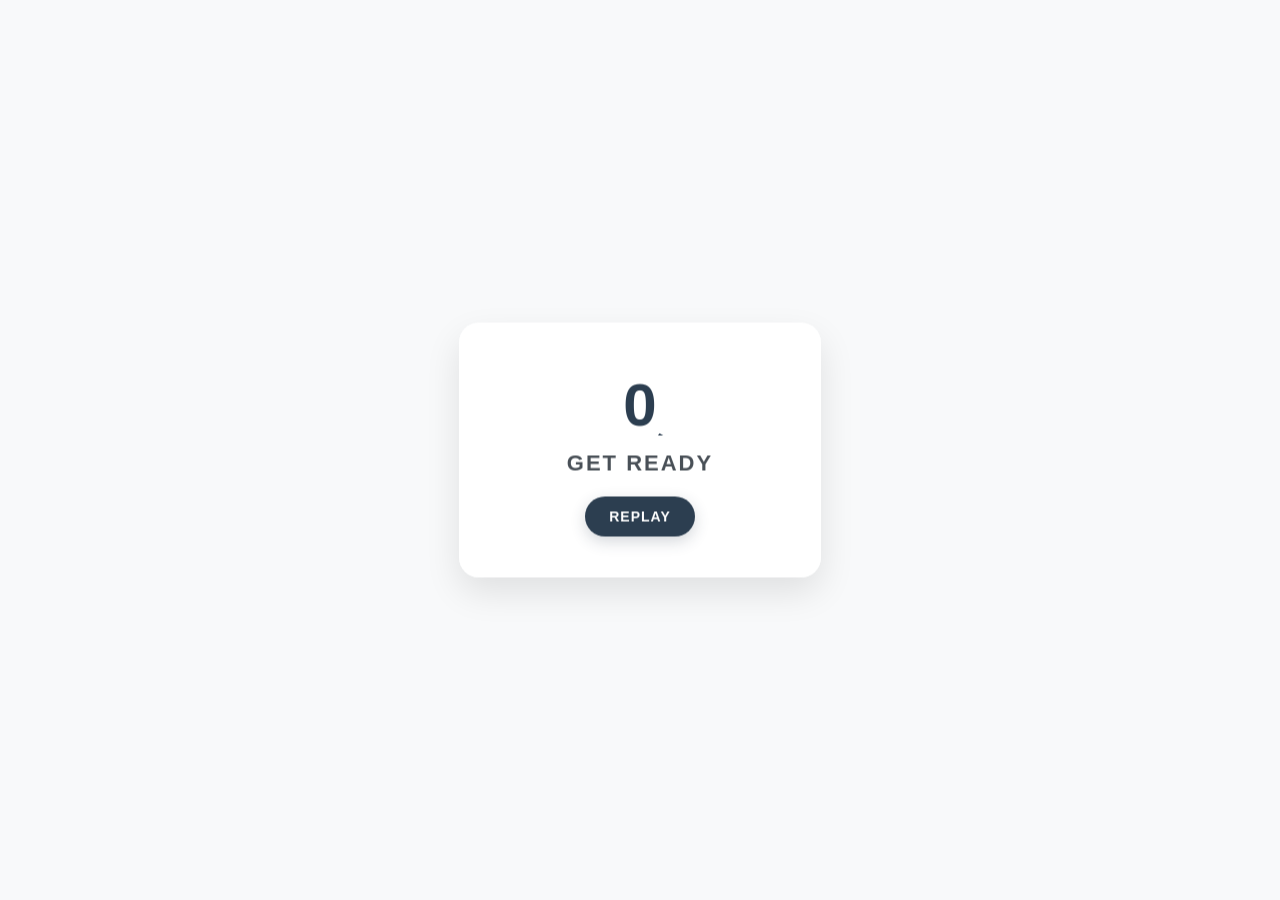
<file: Animated countdown/index.html>
<!DOCTYPE html>
<html lang="en">
  <head>
    <meta charset="UTF-8" />
    <meta name="viewport" content="width=device-width, initial-scale=1.0" />
    <link rel="stylesheet" href="style.css" />
    <title>Animated countdown</title>
  </head>
  <body>
    <div class="counter">
      <div class="nums">
        <span class="in">3</span>
        <span>2</span>
        <span>1</span>
        <span>0</span>
      </div>
      <h4>Get Ready</h4>
      <button id="replay">Replay</button>
    </div>

    <div class="final">
      <h1>GO</h1>
      <button id="replay2">Replay</button>

    </div>
    <script src="script.js"></script>
  </body>
</html>
</file>
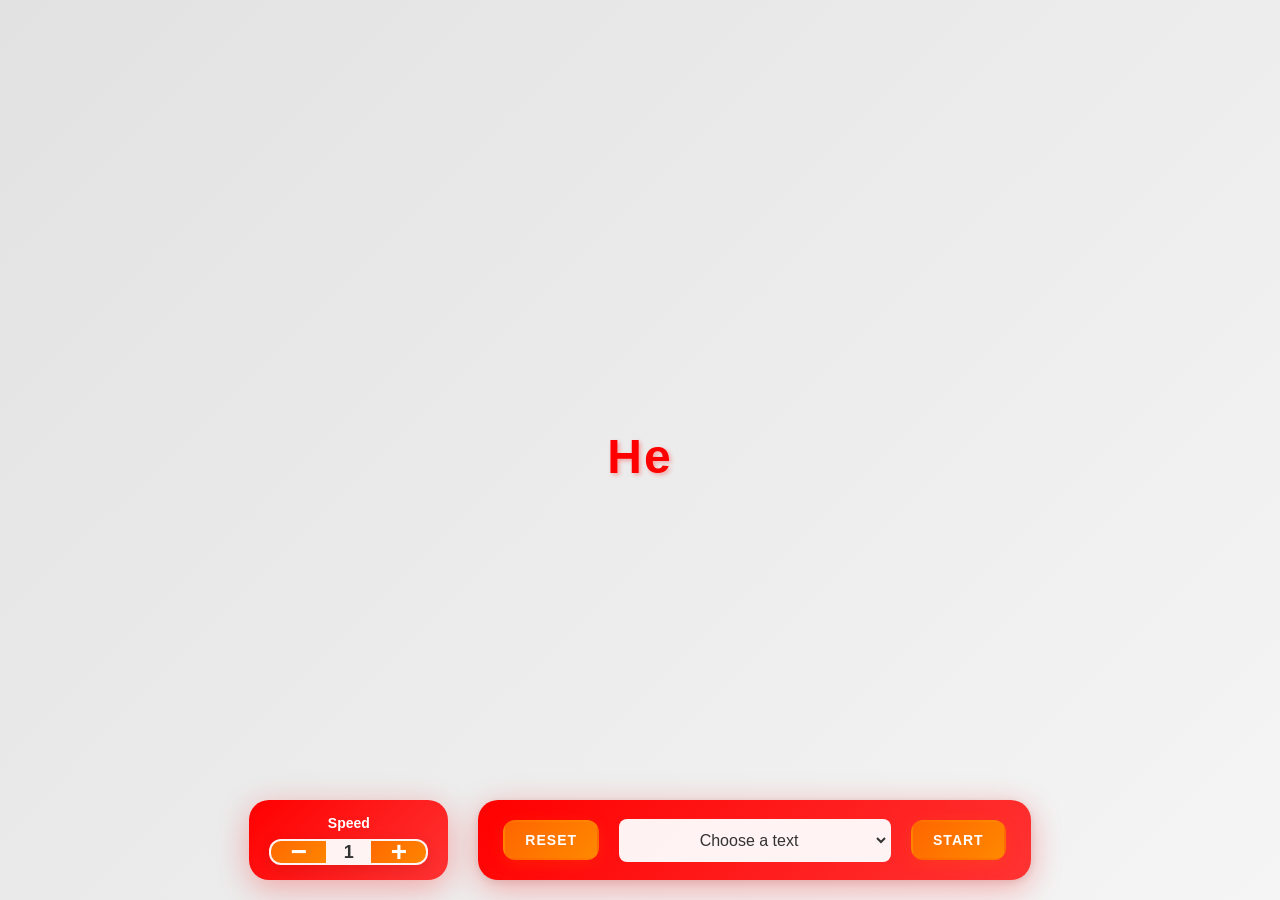
<file: Auto text effect/index.html>
<!DOCTYPE html>
<html lang="en">
  <head>
    <meta charset="UTF-8" />
    <meta name="viewport" content="width=device-width, initial-scale=1.0" />
    <link rel="stylesheet" href="style.css" />
    <title>Auto text effect</title>
  </head>
  <body>
    <h1 id="text">Starting...</h1>
    <div class="main-container">
      <div class="speed-container">
        <label for="speed">Speed</label>
        <div class="speed-control">
          <button class="speed-btn minus" type="button">−</button>
          <span id="speed">1</span>
          <button class="speed-btn plus" type="button">+</button>
        </div>
      </div>

      <div class="controls-container">
        <button id="reset">Reset</button>
        <select id="textSelector">
          <option value="" disabled selected>Choose a text</option>
          <option value="Hello world">Hello world</option>
          <option value="Have a great day">Have a great day</option>
          <option value="Coding is fun">Coding is fun</option>
          <option value="Learning to program">Learning to program</option>
          <option value="JavaScript is awesome">JavaScript is awesome</option>
          <option value="Web development is enjoyable">Web development is enjoyable</option>
        </select>
        <button id="start">Start</button>
      </div>
    </div>

    <script src="script.js"></script>
  </body>
</html>
</file>
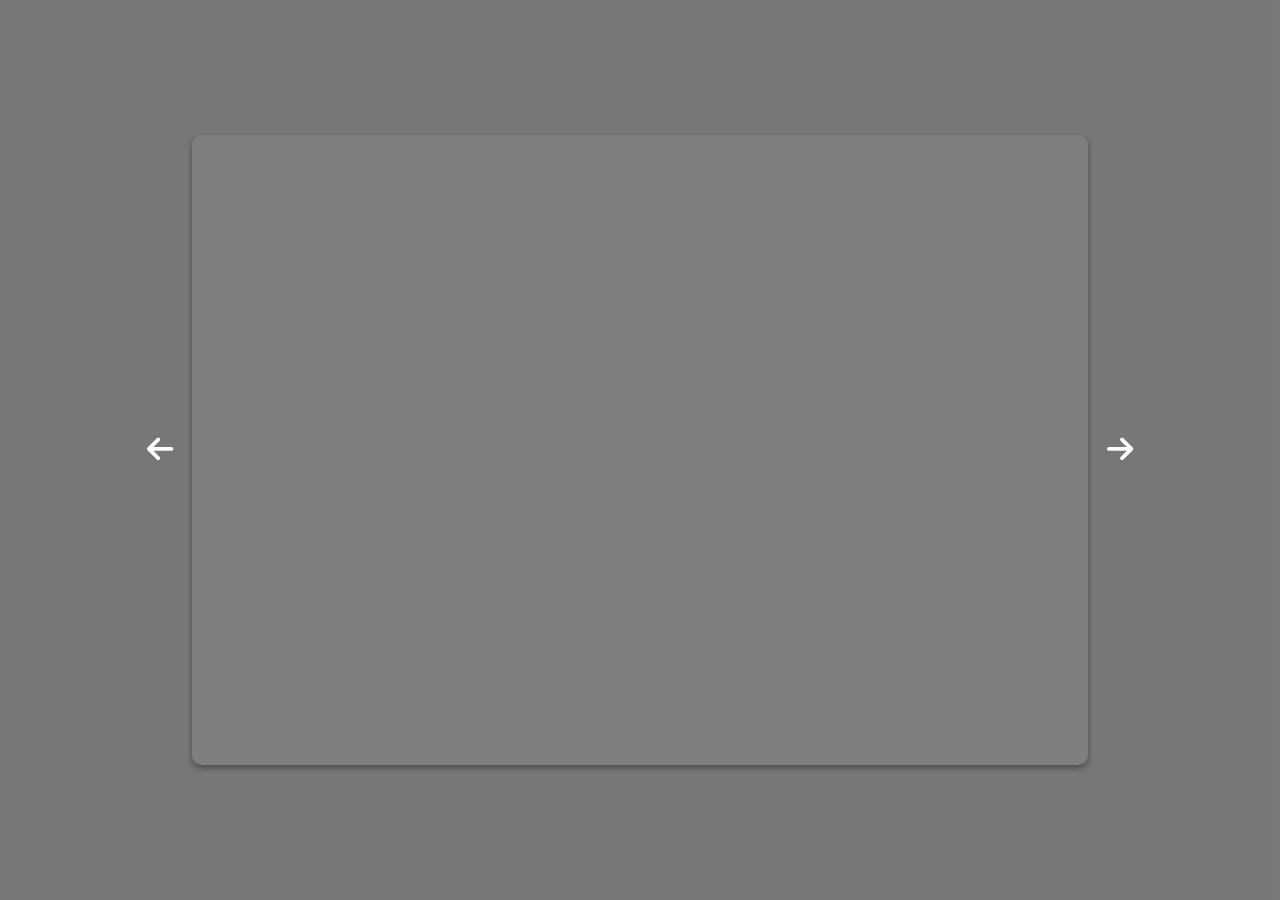
<file: Background slider/index.html>
<!DOCTYPE html>
<html lang="en">
  <head>
    <meta charset="UTF-8" />
    <meta name="viewport" content="width=device-width, initial-scale=1.0" />
    <link rel="stylesheet" href="style.css" />
    <!-- Font Awesome for arrows -->
    <link
      rel="stylesheet"
      href="https://cdnjs.cloudflare.com/ajax/libs/font-awesome/6.4.0/css/all.min.css"
    />
    <title>Background slider</title>
  </head>
  <body>
    <div class="slider-container">
      <div
        class="slide-active"
        style="
          background-image: url('https://images.unsplash.com/photo-1506905925346-21bda4d32df4?ixlib=rb-4.0.3&ixid=M3wxMjA3fDB8MHxwaG90by1wYWdlfHx8fGVufDB8fHx8fA%3D%3D&auto=format&fit=crop&w=2070&q=80');
        "
      ></div>
      <div
        class="slide"
        style="
          background-image: url('https://images.unsplash.com/photo-1469474968028-56623f02e42e?ixlib=rb-4.0.3&ixid=M3wxMjA3fDB8MHxwaG90by1wYWdlfHx8fGVufDB8fHx8fA%3D%3D&auto=format&fit=crop&w=2070&q=80');
        "
      ></div>
      <div
        class="slide"
        style="
          background-image: url('https://images.unsplash.com/photo-1441974231531-c6227db76b6e?ixlib=rb-4.0.3&ixid=M3wxMjA3fDB8MHxwaG90by1wYWdlfHx8fGVufDB8fHx8fA%3D%3D&auto=format&fit=crop&w=2071&q=80');
        "
      ></div>
      <div
        class="slide"
        style="
          background-image: url('https://images.unsplash.com/photo-1506905925346-21bda4d32df4?ixlib=rb-4.0.3&ixid=M3wxMjA3fDB8MHxwaG90by1wYWdlfHx8fGVufDB8fHx8fA%3D%3D&auto=format&fit=crop&w=2070&q=80');
        "
      ></div>
      <div
        class="slide"
        style="
          background-image: url('https://images.unsplash.com/photo-1501594907352-04cda38ebc29?ixlib=rb-4.0.3&ixid=M3wxMjA3fDB8MHxwaG90by1wYWdlfHx8fGVufDB8fHx8fA%3D%3D&auto=format&fit=crop&w=2070&q=80');
        "
      ></div>
      <div
        class="slide"
        style="
          background-image: url('https://images.unsplash.com/photo-1518837695005-2083093ee35b?ixlib=rb-4.0.3&ixid=M3wxMjA3fDB8MHxwaG90by1wYWdlfHx8fGVufDB8fHx8fA%3D%3D&auto=format&fit=crop&w=2070&q=80');
        "
      ></div>
      <div
        class="slide"
        style="
          background-image: url('https://images.unsplash.com/photo-1506905925346-21bda4d32df4?ixlib=rb-4.0.3&ixid=M3wxMjA3fDB8MHxwaG90by1wYWdlfHx8fGVufDB8fHx8fA%3D%3D&auto=format&fit=crop&w=2070&q=80');
        "
      ></div>
      <div
        class="slide"
        style="
          background-image: url('https://images.unsplash.com/photo-1447752875215-b2761acb3c5d?ixlib=rb-4.0.3&ixid=M3wxMjA3fDB8MHxwaG90by1wYWdlfHx8fGVufDB8fHx8fA%3D%3D&auto=format&fit=crop&w=2070&q=80');
        "
      ></div>
      <div
        class="slide"
        style="
          background-image: url('https://images.unsplash.com/photo-1506905925346-21bda4d32df4?ixlib=rb-4.0.3&ixid=M3wxMjA3fDB8MHxwaG90by1wYWdlfHx8fGVufDB8fHx8fA%3D%3D&auto=format&fit=crop&w=2070&q=80');
        "
      ></div>
      <div
        class="slide"
        style="
          background-image: url('https://images.unsplash.com/photo-1506905925346-21bda4d32df4?ixlib=rb-4.0.3&ixid=M3wxMjA3fDB8MHxwaG90by1wYWdlfHx8fGVufDB8fHx8fA%3D%3D&auto=format&fit=crop&w=2070&q=80');
        "
      ></div>
    </div>
    <button class="arrow left" id="left-arrow">
      <i class="fas fa-arrow-left"></i>
    </button>
    <button class="arrow right" id="right-arrow">
      <i class="fas fa-arrow-right"></i>
    </button>

    <script src="script.js"></script>
  </body>
</html>
</file>
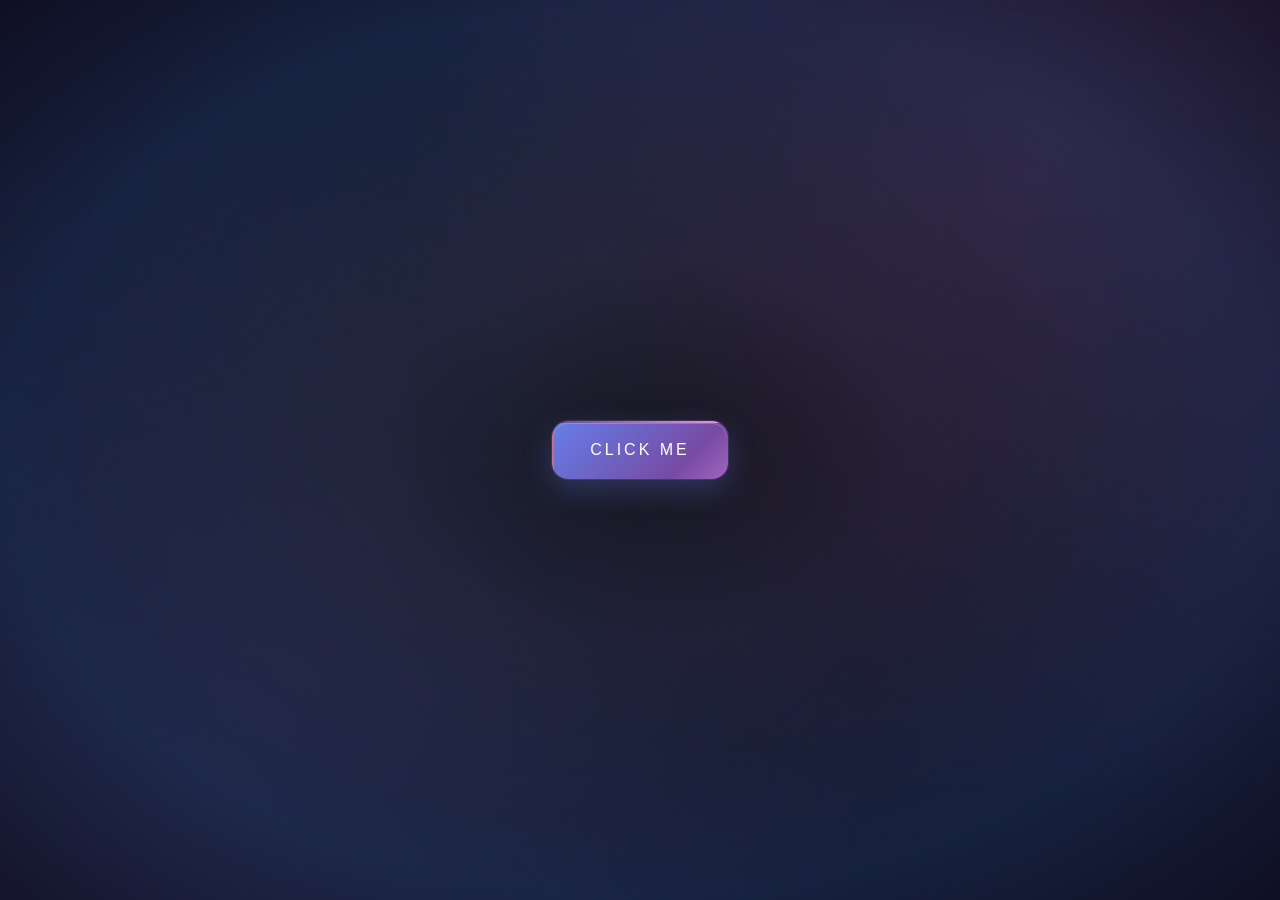
<file: Button ripple effect/index.html>
<!DOCTYPE html>
<html lang="en">
  <head>
    <meta charset="UTF-8" />
    <meta name="viewport" content="width=device-width, initial-scale=1.0" />
    <link rel="stylesheet" href="style.css" />
    <title>Button ripple effect</title>
  </head>
  <body>
    <button class="ripple">
      Click me
    </button>

    <script src="script.js"></script>
  </body>
</html>
</file>
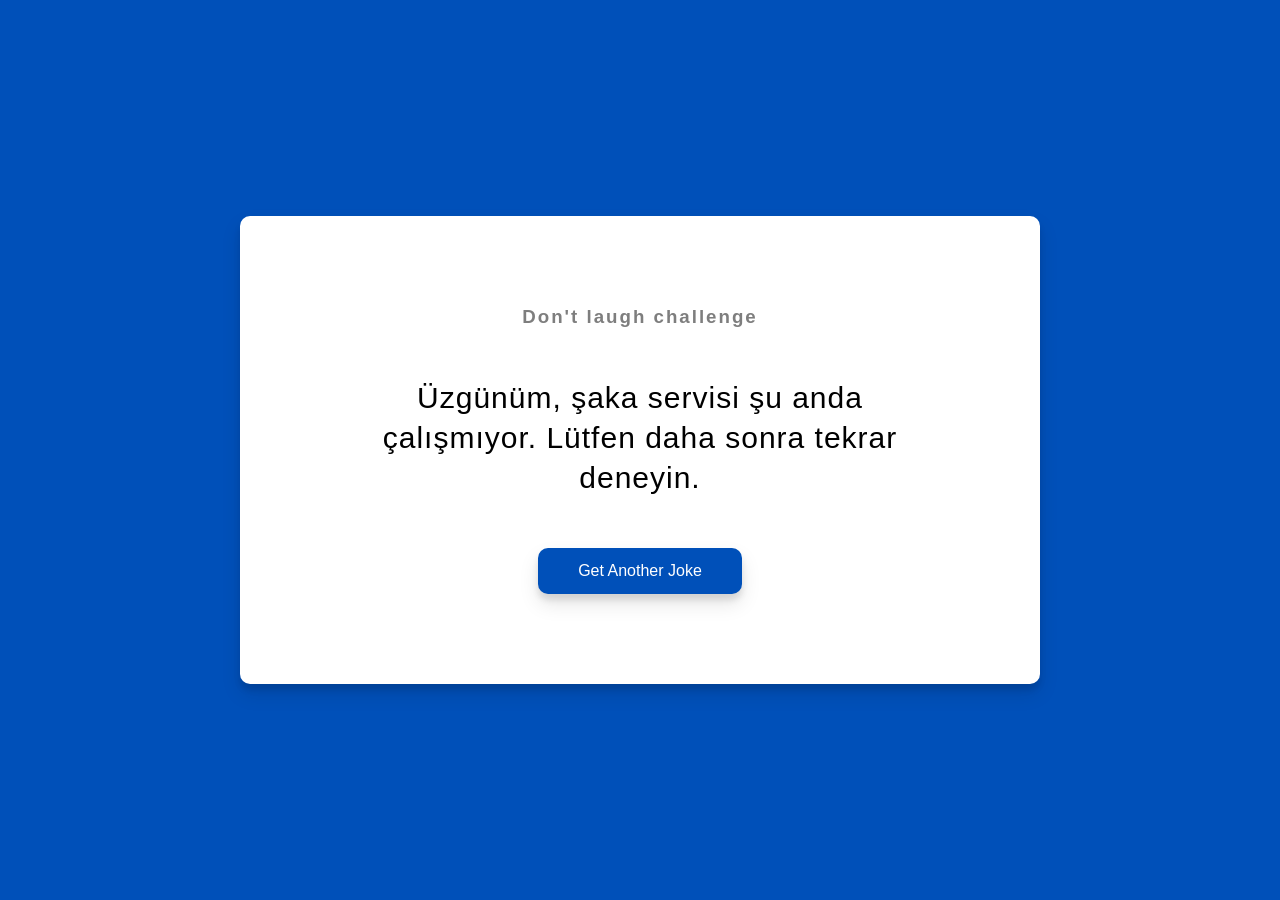
<file: Dad jokes/index.html>
<!DOCTYPE html>
<html lang="en">
  <head>
    <meta charset="UTF-8" />
    <meta name="viewport" content="width=device-width, initial-scale=1.0" />
    <link rel="stylesheet" href="style.css" />
    <title>Dad jokes</title>
  </head>
  <body>
    <div class="container">
      <h3>Don't laugh challenge</h3>
      <div id="joke" class="joke">// Joke goes here</div>
      <button id="jokeBtn" class="btn">Get Another Joke</button>
    </div>
    <script src="script.js"></script>
  </body>
</html>
</file>
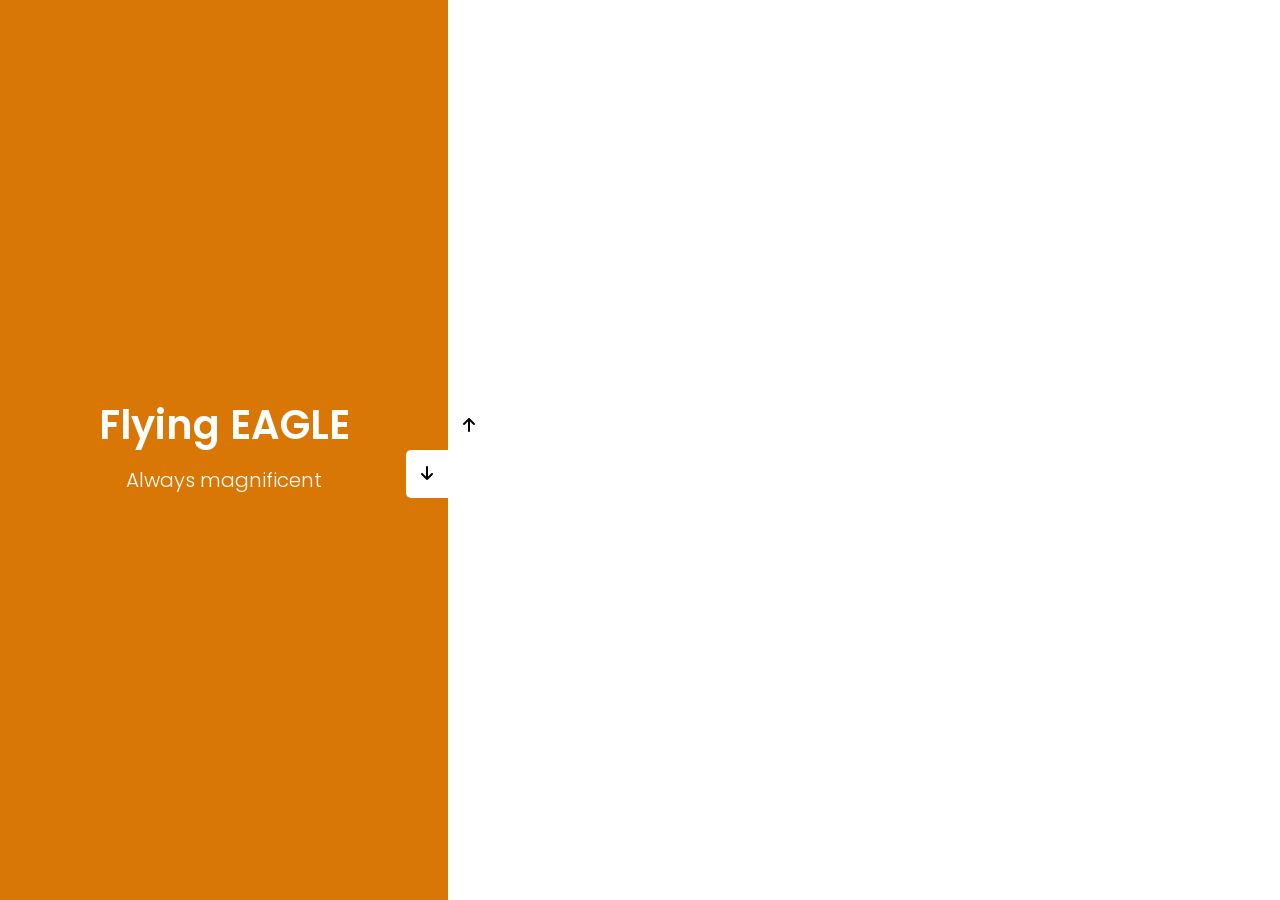
<file: Double vertical slider/index.html>
<!DOCTYPE html>
<html lang="en">
  <head>
    <meta charset="UTF-8" />
    <meta name="viewport" content="width=device-width, initial-scale=1.0" />
    <link
      rel="stylesheet"
      href="https://cdnjs.cloudflare.com/ajax/libs/font-awesome/6.4.0/css/all.min.css"
    />
    <link rel="preconnect" href="https://fonts.googleapis.com" />
    <link rel="preconnect" href="https://fonts.gstatic.com" crossorigin />
    <link
      href="https://fonts.googleapis.com/css2?family=Poppins:wght@300;400;600;700&display=swap"
      rel="stylesheet"
    />
    <link rel="stylesheet" href="style.css" />
    <title>Vertical Slider</title>
  </head>
  <body>
    <div class="slider-container">
      <div class="left-slide">
        <div style="background-color: #460075">
          <h1>Nature Flower</h1>
          <p>all in pink</p>
        </div>
        <div style="background-color: #1e40af">
          <h1>Blue Sky</h1>
          <p>with it's mountains</p>
        </div>
        <div style="background-color: #1f2937">
          <h1>Lonely Castle</h1>
          <p>in the wilderness</p>
        </div>
        <div style="background-color: #d97706">
          <h1>Flying EAGLE</h1>
          <p>Always magnificent</p>
        </div>
      </div>
      <div class="right-slide">
        <div
          style="
            background-image: url('https://images.unsplash.com/photo-1557401620-67270b61ea82?q=80&w=1170&auto=format&fit=crop&ixlib=rb-4.1.0&ixid=M3wxMjA3fDB8MHxwaG90by1wYWdlfHx8fGVufDB8fHx8fA%3D%3D');
          "
        ></div>
        <div
          style="
            background-image: url('https://images.unsplash.com/photo-1449452198679-05c7fd30f416?q=80&w=2070&auto=format&fit=crop&ixlib=rb-4.1.0&ixid=M3wxMjA3fDB8MHxwaG90by1wYWdlfHx8fGVufDB8fHx8fA%3D%3D');
          "
        ></div>
        <div
          style="
            background-image: url('https://images.unsplash.com/photo-1536250853075-e8504ee040b9?q=80&w=1170&auto=format&fit=crop&ixlib=rb-4.1.0&ixid=M3wxMjA3fDB8MHxwaG90by1wYWdlfHx8fGVufDB8fHx8fA%3D%3D');
          "
        ></div>
        <div
          style="
            background-image: url('https://images.unsplash.com/photo-1500220621438-7f1c548f639a?q=80&w=1170&auto=format&fit=crop&ixlib=rb-4.1.0&ixid=M3wxMjA3fDB8MHxwaG90by1wYWdlfHx8fGVufDB8fHx8fA%3D%3D');
          "
        ></div>
      </div>
      <div class="action-buttons">
        <button class="down-button">
          <i class="fas fa-arrow-down"></i>
        </button>
        <button class="up-button">
          <i class="fas fa-arrow-up"></i>
        </button>
      </div>
    </div>

    <script src="script.js"></script>
  </body>
</html>
</file>
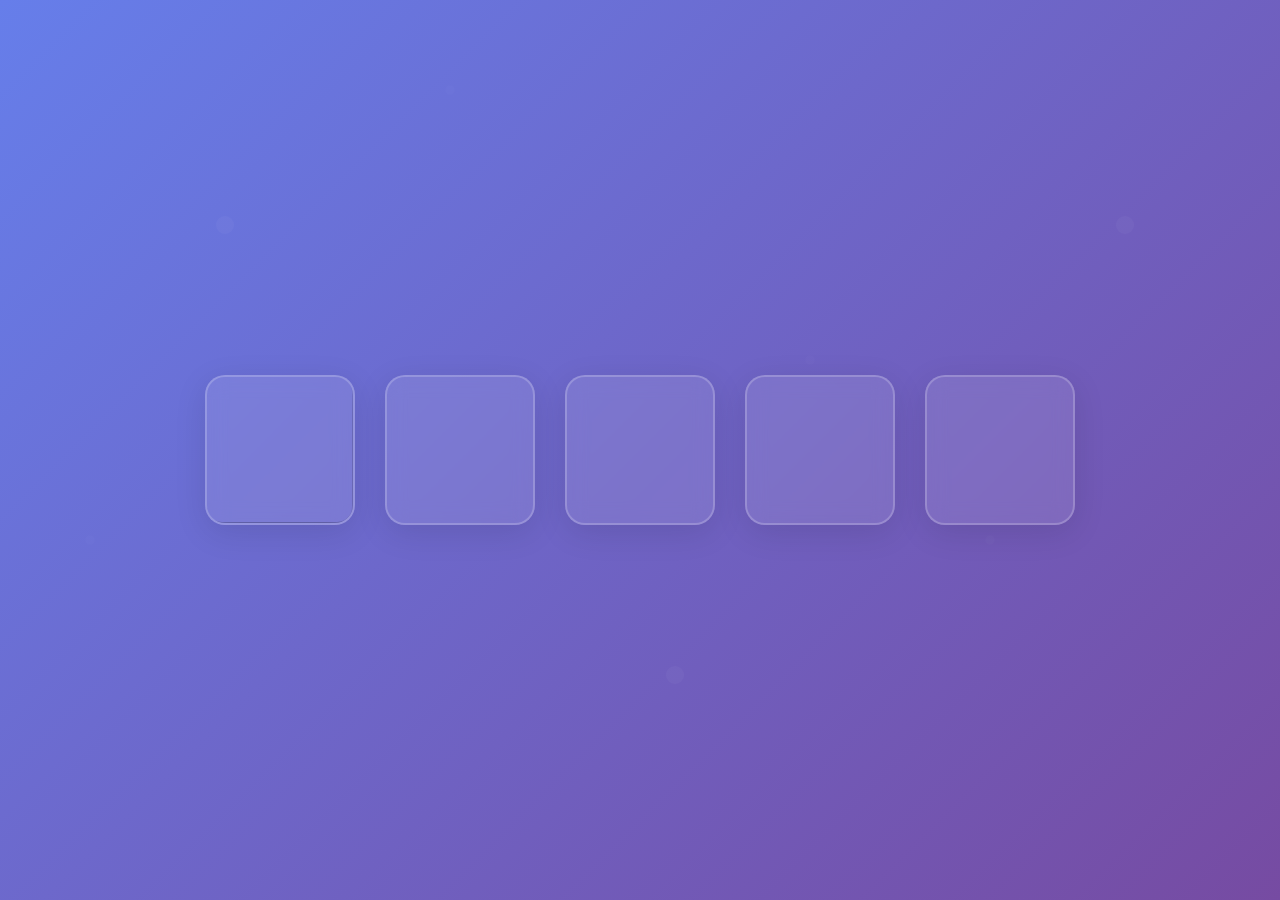
<file: Drag n drop/index.html>
<!DOCTYPE html>
<html lang="tr">
<head>
    <meta charset="UTF-8">
    <meta name="viewport" content="width=device-width, initial-scale=1.0">
    <title>Drag & Drop Oyunu</title>
    <link rel="stylesheet" href="style.css">
</head>
<body>
    <div class="empty">
        <div class="fill" draggable="true"></div>
    </div>
    <div class="empty"></div>
    <div class="empty"></div>
    <div class="empty"></div>
    <div class="empty"></div>

    <script src="script.js"></script>
</body>
</html>
</file>
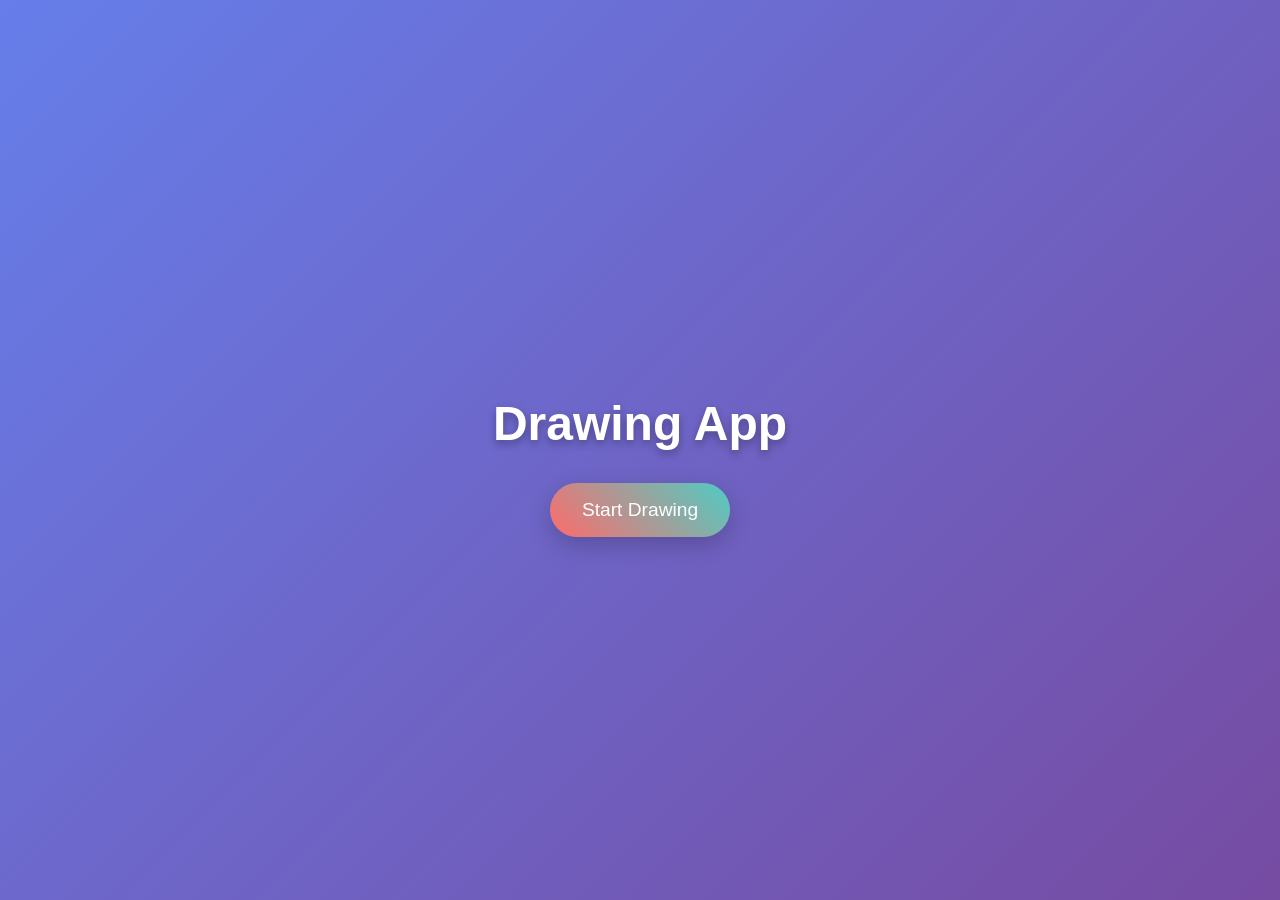
<file: Drawing app/index.html>
<!DOCTYPE html>
<html lang="en">
  <head>
    <meta charset="UTF-8" />
    <meta name="viewport" content="width=device-width, initial-scale=1.0" />
    <link rel="stylesheet" href="style.css" />
    <title>Drawing App</title>
  </head>
  <body>
    <div class="welcome-screen" id="welcomeScreen">
      <h1>Drawing App</h1>
      <button id="startBtn" class="start-button">Start Drawing</button>
    </div>

    <div class="main-app" id="mainApp" style="display: none">
      <canvas id="canvas" width="1000" height="700"></canvas>
      <div class="toolbox">
        <button id="decrease">-</button>
        <span id="size">10</span>
        <button id="increase">+</button>
        <input type="color" name="color" id="color" />
        <button id="clear">Clear</button>
      </div>
    </div>
    <script src="script.js"></script>
  </body>
</html>
</file>
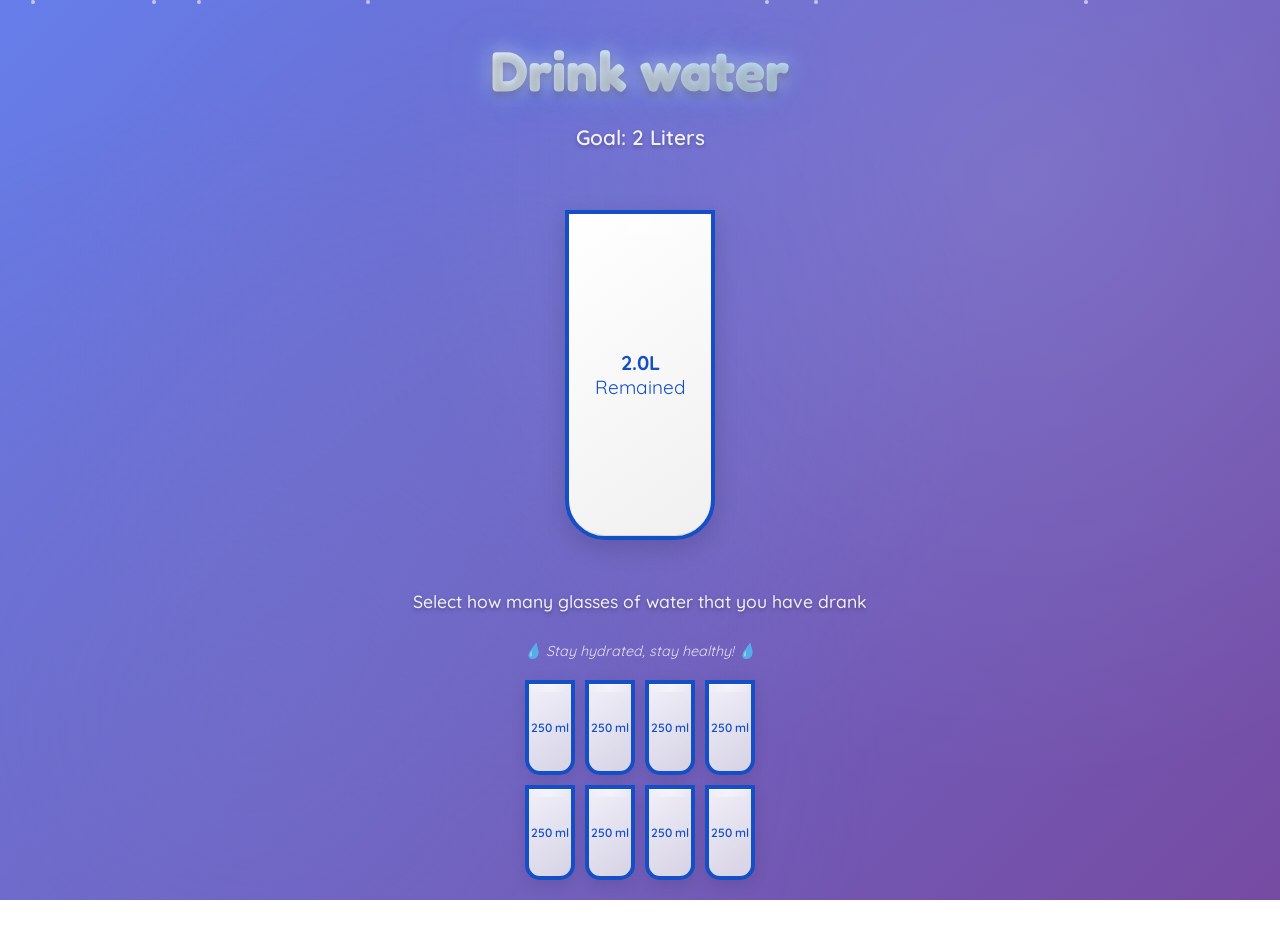
<file: Drink water/index.html>
<!DOCTYPE html>
<html lang="en">
<head>
    <meta charset="UTF-8">
    <meta name="viewport" content="width=device-width, initial-scale=1.0">
    <link rel="preconnect" href="https://fonts.googleapis.com">
    <link rel="preconnect" href="https://fonts.gstatic.com" crossorigin>
    <link href="https://fonts.googleapis.com/css2?family=Quicksand:wght@300;400;500;600;700&family=Fredoka:wght@300;400;500;600;700&display=swap" rel="stylesheet">
    <link rel="stylesheet" href="style.css">
    <title>Drink Water - Stay Hydrated</title>
</head>
<body>
    <div class="water-particles" id="particles"></div>
    <h1>Drink water</h1>
    <h3>Goal: 2 Liters</h3>
    <div class="cup">
        <div class="remained" id="remained">
            <span id="liters"></span>
            <small>Remained</small>
        </div>

        <div class="percentage" id="percentage">
        </div>
    </div>
    <p class="text">Select how many glasses of water that you have drank</p>
    <p class="motivation-text" id="motivation">💧 Stay hydrated, stay healthy! 💧</p>
    <div class="cups">
        <div class="cup cup-small">250 ml</div>
        <div class="cup cup-small">250 ml</div> 
        <div class="cup cup-small">250 ml</div>
        <div class="cup cup-small">250 ml</div> 
        <div class="cup cup-small">250 ml</div>
        <div class="cup cup-small">250 ml</div>
        <div class="cup cup-small">250 ml</div>
        <div class="cup cup-small">250 ml</div>
    <script src="script.js"></script>
</body>
</html>
</file>
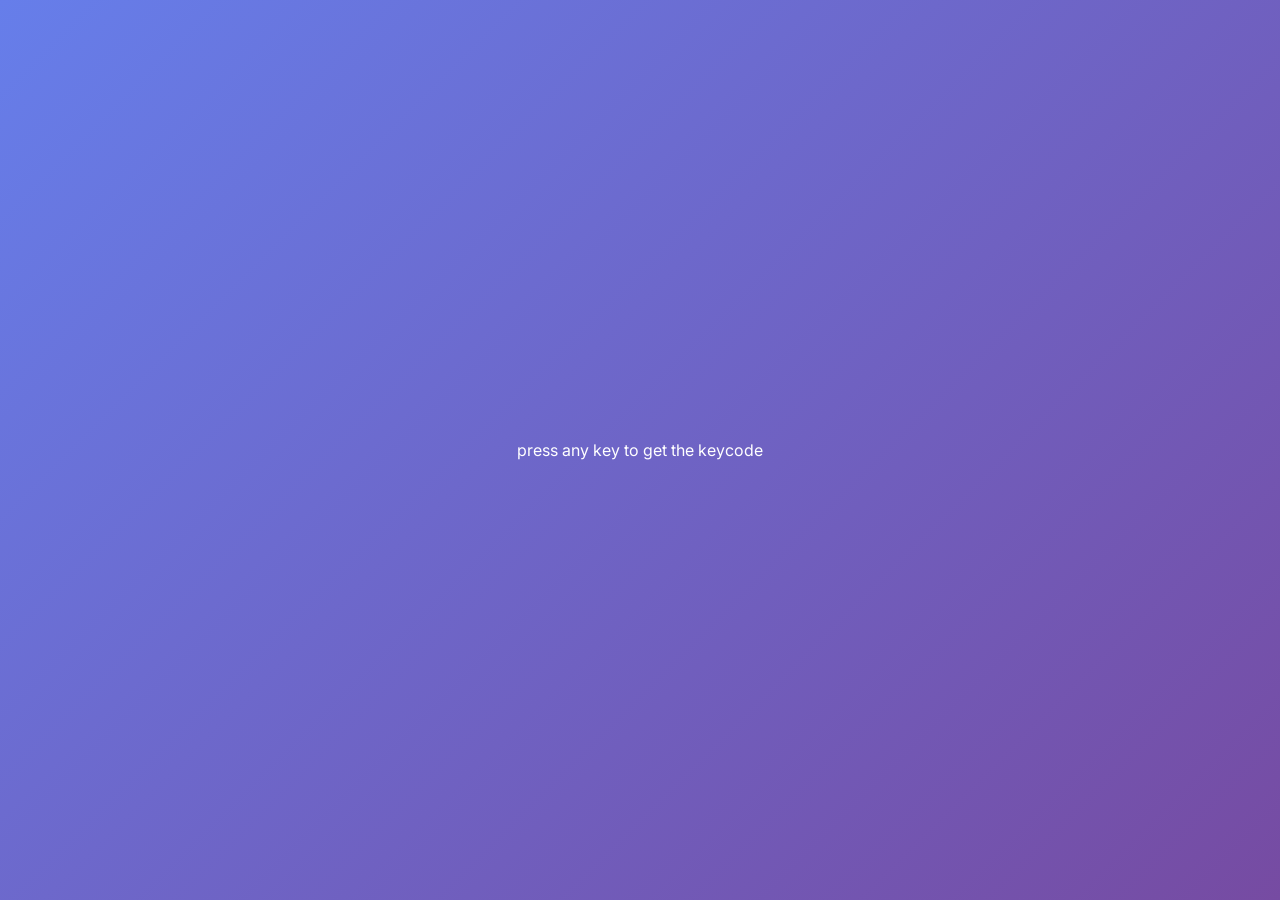
<file: Event keycodes/index.html>
<!DOCTYPE html>
<html lang="en">
  <head>
    <meta charset="UTF-8" />
    <meta name="viewport" content="width=device-width, initial-scale=1.0" />
    <link rel="preconnect" href="https://fonts.googleapis.com" />
    <link rel="preconnect" href="https://fonts.gstatic.com" crossorigin />
    <link
      href="https://fonts.googleapis.com/css2?family=Inter:wght@300;400;500;600;700&display=swap"
      rel="stylesheet"
    />
    <link rel="stylesheet" href="style.css" />
    <title>Event keycodes</title>
  </head>
  <body>
    <div id="insert">
      <div id="key">press any key to get the keycode</div>
    </div>

    <script src="script.js"></script>
  </body>
</html>
</file>
<file: Animated countdown/style.css>
* {
  box-sizing: border-box;
}

body {
  background-color: #f8f9fa;
  margin: 0;
  height: 100vh;
  overflow: hidden;
  font-family: 'Segoe UI', Tahoma, Geneva, Verdana, sans-serif;
}

h4{
    font-size: 22px;
    margin: 15px 0 5px 0;
    text-transform: uppercase;
    color: #495057;
    font-weight: 600;
    letter-spacing: 2px;
    transition: all 0.3s ease;
}

h4:hover {
    color: #343a40;
    transform: translateY(-2px);
}

.counter {
  position: fixed;
  top: 50%;
  left: 50%;
  transform: translate(-50%, -50%);
  text-align: center;
  background: rgba(255, 255, 255, 0.9);
  padding: 40px;
  border-radius: 20px;
  box-shadow: 0 15px 35px rgba(0, 0, 0, 0.1);
  backdrop-filter: blur(10px);
  border: 1px solid rgba(255, 255, 255, 0.2);
  transition: all 0.3s ease;
}

.counter:hover {
  transform: translate(-50%, -50%) scale(1.02);
  box-shadow: 0 20px 40px rgba(0, 0, 0, 0.15);
}

.counter.hide {
  transform: translate(-50%, -50%) scale(0);
  animation: hide 0.2s ease-out;
}

@keyframes hide {
  0% {
    transform: translate(-50%, -50%) scale(1);
  }

  100% {
    transform: translate(-50%, -50%) scale(0);
  }
}

.final {
  position: fixed;
  top: 50%;
  left: 50%;
  transform: translate(-50%, -50%) scale(0);
  text-align: center;
  display: none;
  background: rgba(255, 255, 255, 0.95);
  padding: 50px;
  border-radius: 25px;
  box-shadow: 0 20px 50px rgba(0, 0, 0, 0.15);
  backdrop-filter: blur(15px);
  border: 1px solid rgba(255, 255, 255, 0.3);
}

.final.show {
  transform: translate(-50%, -50%) scale(1);
  animation: show 0.2s ease-out;
  display: block;
}

@keyframes show {
  0% {
    transform: translate(-50%, -50%) scale(0);
  }

  30% {
    transform: translate(-50%, -50%) scale(1.4);
  }

  100% {
    transform: translate(-50%, -50%) scale(1);
  }
}

.nums {
    color: #2c3e50;
    font-size: 60px;
    font-weight: 700;
    position: relative;
    overflow: hidden;
    width: 280px;
    height: 62px;
    margin: 10px 0;
    transition: all 0.3s ease;
}

.nums:hover {
    transform: scale(1.05);
}

.nums span{
    position: absolute;
    top: 50%;
    left: 50%;
    transform: translate(-50%, -50%) rotate(120deg);
    transform-origin: bottom center;
}

.nums span.in{

    transform: translate(-50%, -50%) rotate(0deg);
    animation: goIn 0.5s ease-in-out;
}

.nums span.out{
    animation: goOut 0.5s ease-in-out;
}


@keyframes goIn{
    0% {
        transform: translate(-50%, -50%) rotate(120deg);
    }
    30% {
        transform: translate(-50%, -50%) rotate(-20deg);
    }
 
    60%{
        transform: translate(-50%, -50%) rotate(10deg);
    }

    100% {
        transform: translate(-50%, -50%) rotate(0deg);
    }
}

@keyframes goOut{
    
    0% {
        transform: translate(-50%, -50%) rotate(0deg);
    }

    60%{
        transform: translate(-50%, -50%) rotate(20deg);
    }
    
    100% {
        transform: translate(-50%, -50%) rotate(-120deg);
    }
}

.final h1 {
    font-size: 80px;
    margin: 10px 0 20px 0;
    color: #2c3e50;
    font-weight: 800;
    letter-spacing: 3px;
    transition: all 0.3s ease;
    text-shadow: 0 2px 10px rgba(0, 0, 0, 0.1);
}

.final h1:hover {
    transform: scale(1.1) rotate(2deg);
    color: #34495e;
}

.final button {
    background-color: #2c3e50;
    color: white;
    border: none;
    padding: 15px 30px;
    font-size: 18px;
    border-radius: 50px;
    cursor: pointer;
    text-transform: uppercase;
    font-weight: 600;
    letter-spacing: 1px;
    transition: all 0.3s ease;
    box-shadow: 0 8px 25px rgba(44, 62, 80, 0.3);
    position: relative;
    overflow: hidden;
}

.final button:hover {
    background-color: #34495e;
    transform: translateY(-3px) scale(1.05);
    box-shadow: 0 15px 35px rgba(44, 62, 80, 0.4);
}

.final button:active {
    transform: translateY(-1px) scale(1.02);
}

.counter button {
    background-color: #2c3e50;
    color: white;
    border: none;
    padding: 12px 24px;
    font-size: 14px;
    border-radius: 25px;
    cursor: pointer;
    text-transform: uppercase;
    font-weight: 600;
    letter-spacing: 1px;
    margin-top: 15px;
    transition: all 0.3s ease;
    box-shadow: 0 5px 15px rgba(44, 62, 80, 0.2);
}

.counter button:hover {
    background-color: #34495e;
    transform: translateY(-2px) scale(1.05);
    box-shadow: 0 10px 25px rgba(44, 62, 80, 0.3);
}

.counter button:active {
    transform: translateY(0) scale(1.02);
}
</file>
<file: Auto text effect/style.css>
*{
    box-sizing: border-box;
}

body{
    display: flex;
    justify-content: center;
    align-items: center;
    height: 100vh;
    background: linear-gradient(135deg, #e2e2e2, #f5f5f5);
    color: #ff0000;
    font-family: Arial, sans-serif;
    font-size: 24px;
    font-weight: bold;
    text-align: center;
    overflow: hidden;
    margin: 0;
    padding: 0;
}

#text{
    text-shadow: 2px 2px 4px rgba(255,0,0,0.3);
    letter-spacing: 2px;
    transition: all 0.3s ease;
    margin-bottom: 20px;
}

.main-container{
    position: absolute;
    bottom: 20px;
    display: flex;
    gap: 30px;
    align-items: center;
    justify-content: center;
}

.speed-container{
    background: linear-gradient(135deg, #ff0000, #ff3333);
    padding: 15px 20px;
    font-size: 14px;
    display: flex;
    flex-direction: column;
    align-items: center;
    justify-content: center;
    gap: 8px;
    color: white;
    border-radius: 20px;
    box-shadow: 0 8px 32px rgba(255,0,0,0.3);
    transition: all 0.3s ease;
    height: 80px;
    min-width: 140px;
}

.controls-container {
  background: linear-gradient(135deg, #ff0000, #ff3333);
  padding: 15px 25px;
  font-size: 18px;
  display: flex;
  align-items: center;
  justify-content: center;
  gap: 20px;
  color: #ffffff;
  border-radius: 20px;
  backdrop-filter: blur(10px);
  box-shadow: 0 8px 32px rgba(255,0,0,0.3), 0 2px 8px rgba(0,0,0,0.1);
  transition: all 0.3s ease;
  height: 80px;
}

input {
  padding: 8px 12px;
  font-size: 16px;
  text-align: center;
  border-radius: 8px;
  border: 2px solid transparent;
  color: #333;
  background: rgba(255,255,255,0.9);
  transition: all 0.3s ease;
  font-weight: 500;
}

input:focus {
  outline: none;
  border-color: #ff6600;
  box-shadow: 0 0 0 3px rgba(255,102,0,0.2);
  transform: scale(1.02);
}


#textSelector {
  min-width: 200px;
  padding: 10px 15px;
  font-size: 16px;
  text-align: center;
  border-radius: 8px;
  border: 2px solid transparent;
  background: rgba(255,255,255,0.95);
  color: #333;
  cursor: pointer;
  transition: all 0.3s ease;
  font-weight: 500;
}

#textSelector:focus {
  outline: none;
  border-color: #ff6600;
  box-shadow: 0 0 0 3px rgba(255,102,0,0.2);
  transform: scale(1.02);
}

#start {
  padding: 10px 20px;
  border-radius: 12px;
  color: white;
  background: linear-gradient(135deg, #ff6600, #ff8800);
  cursor: pointer;
  border: 2px solid transparent;
  font-weight: 600;
  font-size: 14px;
  text-transform: uppercase;
  letter-spacing: 1px;
  box-shadow: 0 4px 15px rgba(255,102,0,0.2);
  transition: all 0.3s cubic-bezier(0.4, 0, 0.2, 1);
  transform-origin: center;
}

.speed-control {
  display: flex;
  align-items: center;
  justify-content: center;
  background: rgba(255,255,255,0.95);
  border-radius: 12px;
  border: 2px solid transparent;
  overflow: hidden;
  box-shadow: 0 4px 15px rgba(0,0,0,0.1);
  transition: all 0.3s ease;
}

.speed-control:hover {
  border-color: #ff6600;
  box-shadow: 0 0 0 3px rgba(255,102,0,0.2);
  transform: scale(1.02);
}

#speed {
  width: 45px;
  height: 40px;
  font-size: 18px;
  font-weight: 600;
  color: #333;
  display: flex;
  align-items: center;
  justify-content: center;
  background: transparent;
  cursor: default;
}

.speed-btn {
  width: 55px;
  height: 40px;
  border: none;
  background: linear-gradient(135deg, #ff6600, #ff8800);
  color: white;
  font-size: 28px;
  font-weight: bold;
  cursor: pointer;
  transition: all 0.2s ease;
  display: flex;
  align-items: center;
  justify-content: center;
  user-select: none;
  border-radius: 8px;
}

.speed-btn:hover {
  background: linear-gradient(135deg, #ff8800, #ffaa44);
  transform: scale(1.1);
}

.speed-btn:active {
  transform: scale(0.95);
}

.speed-btn.minus {
  border-radius: 0;
}

.speed-btn.plus {
  border-radius: 0;
}

#start:hover {
  background: linear-gradient(135deg, #ff8800, #ffaa44);
  color: white;
  transform: scale(1.05) translateY(-2px);
  box-shadow: 0 8px 25px rgba(255,136,0,0.4), 0 4px 15px rgba(0,0,0,0.2);
  border-color: #ff8800;
}


#reset:hover {
  background: linear-gradient(135deg, #ff6600, #ff9933);
  color: white;
  transform: scale(1.05) translateY(-2px);
  box-shadow: 0 8px 25px rgba(255,102,0,0.4), 0 4px 15px rgba(0,0,0,0.2);
  border-color: #ff6600;
}

/* Responsive Design */
@media (max-width: 768px) {
  body {
    font-size: 20px;
  }
  
  div {
    flex-direction: column;
    padding: 20px;
    gap: 15px;
    bottom: 10px;
    left: 10px;
    right: 10px;
    border-radius: 20px;
  }
  
  #textSelector {
    min-width: auto;
    width: 100%;
  }
  
  #speed {
    width: 100px;
  }
  
  #start, #reset {
    padding: 12px 24px;
    font-size: 16px;
  }
}

@media (max-width: 480px) {
  body {
    font-size: 18px;
  }
  
  div {
    padding: 15px;
    gap: 12px;
  }
  
  #start, #reset {
    padding: 10px 20px;
    font-size: 14px;
  }
}

#reset {
  padding: 10px 20px;
  border-radius: 12px;
  background: linear-gradient(135deg, #ff6600, #ff8800);
  color: white;
  cursor: pointer;
  border: 2px solid transparent;
  font-weight: 600;
  font-size: 14px;
  text-transform: uppercase;
  letter-spacing: 1px;
  box-shadow: 0 4px 15px rgba(255,102,0,0.2);
  transition: all 0.3s cubic-bezier(0.4, 0, 0.2, 1);
  transform-origin: center;
}
</file>
<file: Background slider/style.css>
* {
  box-sizing: border-box;
}

body {
  margin: 0;
  background-color: #f0f0f0;
  height: 100vh;
  overflow: hidden;
  position: relative;
  background-size: cover;
  background-position: center center;
  background-repeat: no-repeat;
  display: flex;
  justify-content: center;
  align-items: center;
  transition: 0.4s;
}

body::before {
  content: "";
  position: absolute;
  top: 0;
  left: 0;
  width: 100%;
  height: 100%;
  background-color: rgba(0, 0, 0, 0.5);
  z-index: 1;
}

.slider-container {
  box-shadow: 0 3px 6px 0 rgba(0, 0, 0, 0.16), 0 3px 6px 0 rgba(0, 0, 0, 0.23);
  width: 70vw;
  height: 70vh;
  position: relative;
  overflow: hidden;
  border-radius: 10px;
  background-color: #fff;
}

.slide {
  opacity: 0;
  height: 100%;
  width: 100%;
  background-size: cover;
  background-position: center center;
  background-repeat: no-repeat;
  position: absolute;
  top: 0;
  left: 0;
  transition: 0.4s ease;
  z-index: 1;
}

.slide.active {
  opacity: 1;
}

.arrow {
  position: absolute;
  z-index: 100;
  background-color: transparent;
  color: #fff;
  border: none;
  font-size: 30px;
  top: 50%;
  transform: translateY(-50%);
  cursor: pointer;
  padding: 15px;
  border-radius: 50%;
}

.arrow.left {
  left: calc(15vw - 60px);
}

.arrow.right {
  right: calc(15vw - 60px);
}

.arrow:focus {
  outline: 0;
}
</file>
<file: Button ripple effect/style.css>
@import url("https://fonts.googleapis.com/css2?family=Space+Grotesk:wght@300;400;500;600;700&display=swap");

* {
  box-sizing: border-box;
}

body {
  display: flex;
  justify-content: center;
  align-items: center;
  height: 100vh;
  background: radial-gradient(
    ellipse at center,
    #0a0a0f 0%,
    #1a1a2e 30%,
    #16213e 70%,
    #0f0f23 100%
  );
  margin: 0;
  padding: 0;
  font-family: "Space Grotesk", sans-serif;
  overflow: hidden;
  position: relative;
}

body::before {
  content: "";
  position: absolute;
  top: 0;
  left: 0;
  right: 0;
  bottom: 0;
  background: radial-gradient(
      circle at 20% 80%,
      rgba(120, 119, 198, 0.1) 0%,
      transparent 50%
    ),
    radial-gradient(
      circle at 80% 20%,
      rgba(255, 119, 198, 0.1) 0%,
      transparent 50%
    ),
    radial-gradient(
      circle at 40% 40%,
      rgba(120, 219, 255, 0.05) 0%,
      transparent 50%
    );
  pointer-events: none;
}

button {
  background: linear-gradient(
    135deg,
    #667eea 0%,
    #764ba2 25%,
    #f093fb 50%,
    #f5576c 75%,
    #4facfe 100%
  );
  background-size: 300% 300%;
  color: #ffffff;
  border: 2px solid transparent;
  font-size: 16px;
  font-weight: 500;
  text-transform: uppercase;
  letter-spacing: 3px;
  padding: 18px 36px;
  border-radius: 16px;
  overflow: hidden;
  position: relative;
  margin: 10px 0;
  cursor: pointer;
  box-shadow: 0 10px 30px rgba(102, 126, 234, 0.3),
    0 0 0 1px rgba(255, 255, 255, 0.1), inset 0 1px 0 rgba(255, 255, 255, 0.2);
  transition: all 0.4s cubic-bezier(0.175, 0.885, 0.32, 1.275);
  backdrop-filter: blur(10px);
  animation: gradientShift 3s ease infinite;
}

@keyframes gradientShift {
  0% {
    background-position: 0% 50%;
  }
  50% {
    background-position: 100% 50%;
  }
  100% {
    background-position: 0% 50%;
  }
}

button:focus {
  outline: none;
}

button:hover {
  transform: translateY(-4px) scale(1.02);
  box-shadow: 0 20px 40px rgba(102, 126, 234, 0.4),
    0 0 0 1px rgba(255, 255, 255, 0.2), inset 0 1px 0 rgba(255, 255, 255, 0.3);
  animation-duration: 1s;
}

button:active {
  transform: translateY(-2px) scale(0.98);
  transition: all 0.1s ease;
}

button .circle {
  position: absolute;
  background: radial-gradient(
    circle,
    rgba(255, 255, 255, 0.9) 0%,
    rgba(102, 126, 234, 0.6) 30%,
    rgba(118, 75, 162, 0.4) 60%,
    rgba(240, 147, 251, 0.2) 80%,
    transparent 100%
  );
  width: 120px;
  height: 120px;
  border-radius: 50%;
  transform: scale(0);
  animation: ripple 0.8s cubic-bezier(0.25, 0.46, 0.45, 0.94);
  pointer-events: none;
  filter: blur(1px);
}

@keyframes ripple {
  0% {
    transform: scale(0) rotate(0deg);
    opacity: 1;
  }
  30% {
    opacity: 0.9;
  }
  70% {
    opacity: 0.6;
  }
  100% {
    transform: scale(5) rotate(180deg);
    opacity: 0;
  }
}
</file>
<file: Dad jokes/style.css>
* {
  box-sizing: border-box;
}
body {
  background-color: #0050b9;
  font-family: Arial, Helvetica, sans-serif;
  display: flex;
  flex-direction: column;
  align-items: center;
  justify-content: center;
  height: 100vh;
  margin: 0;
}

.container {
  background-color: #fff;
  border-radius: 10px;
  box-shadow: 0 10px 20px rgba(0, 0, 0, 0.1), 0 6px 6px rgba(0, 0, 0, 0.1); 
  padding: 90px 40px;
  text-align: center;
  max-width: 100%;
  width: 800px;
}

h3 {
    margin: 0;
    opacity: 0.5;
    letter-spacing: 2px;
}

.joke{
    font-size: 30px;  
    letter-spacing: 1px;
    line-height: 40px;
    margin: 50px auto;
    max-width: 600px; 
}

.btn{
    background-color: #0050b9;
    border: 0;
    border-radius: 10px;
    color: #fff;
    box-shadow: 0 10px 20px rgba(0, 0, 0, 0.1), 0 6px 6px rgba(0, 0, 0, 0.1);
    padding: 14px 40px;
    font-size: 16px;
    cursor: pointer;
    transition: all 0.3s ease;
    position: relative;
    overflow: hidden;
}

.btn:hover{
    background: linear-gradient(45deg, #0050b9, #00a8ff);
    transform: translateY(-3px) scale(1.05);
    box-shadow: 0 12px 30px rgba(0, 80, 185, 0.4);
    color: #fff;
    border: 2px solid #fff;
    animation: pulse-hover 0.6s ease infinite alternate;
}

@keyframes pulse-hover {
    0% {
        box-shadow: 0 12px 30px rgba(0, 80, 185, 0.4);
    }
    100% {
        box-shadow: 0 12px 30px rgba(0, 80, 185, 0.7), 0 0 20px rgba(0, 168, 255, 0.5);
    }
}



.btn:active{{
    transform: scale(0.98);
}

.btn:focus{
    outline: 0;
}

/* Animasyonlar */
@keyframes bounce {
    0%, 20%, 50%, 80%, 100% {
        transform: translateX(-50%) translateY(0);
    }
    40% {
        transform: translateX(-50%) translateY(-10px);
    }
    60% {
        transform: translateX(-50%) translateY(-5px);
    }
}

@keyframes pulse {
    0% {
        opacity: 1;
        transform: translateX(-50%) scale(1);
    }
    50% {
        opacity: 0.7;
        transform: translateX(-50%) scale(1.1);
    }
    100% {
        opacity: 1;
        transform: translateX(-50%) scale(1);
    }
}

@keyframes shake {
    0%, 100% { transform: translateX(0); }
    25% { transform: translateX(-5px); }
    75% { transform: translateX(5px); }
}

.joke.loading {
    animation: shake 0.5s ease infinite;
    color: #ff6b6b;
}

.joke.fade-in {
    animation: fadeIn 0.8s ease;
}

@keyframes fadeIn {
    from { opacity: 0; transform: translateY(20px); }
    to { opacity: 1; transform: translateY(0); }
}
</file>
<file: Double vertical slider/style.css>
* {
  box-sizing: border-box;
  margin: 0;
  padding: 0;
}

body {
  font-family: "Poppins", sans-serif;
  height: 100vh;
  overflow: hidden;
}

.slider-container {
  position: relative;
  overflow: hidden;
  width: 100vw;
  height: 100vh;
}

.left-slide {
  height: 100%;
  width: 35%;
  position: absolute;
  top: 0;
  left: 0;
  transition: transform 0.5s ease-in-out;
}

.left-slide > div {
  height: 100%;
  width: 100%;
  display: flex;
  flex-direction: column;
  align-items: center;
  justify-content: center;
  color: #fff;
}

.left-slide h1 {
  font-size: 40px;
  margin-bottom: 10px;
  font-weight: 600;
}

.left-slide p {
  font-size: 20px;
  margin-bottom: 10px;
  font-weight: 300;
}

.right-slide {
  height: 100%;
  width: 65%;
  position: absolute;
  top: 0;
  left: 35%;
  transition: transform 0.5s ease-in-out;
}

.right-slide > div {
  height: 100%;
  width: 100%;
  background-repeat: no-repeat;
  background-size: cover;
  background-position: center center;
}

.action-buttons button {
  position: absolute;
  left: 35%;
  top: 50%;
  z-index: 100;
  background-color: #fff;
  border: none;
  color: #000;
  cursor: pointer;
  font-size: 16px;
  padding: 15px;
  transition: all 0.3s ease;
}

.action-buttons .down-button {
  transform: translateX(-100%);
  border-top-left-radius: 5px;
  border-bottom-left-radius: 5px;
}

.action-buttons .up-button {
  transform: translateY(-100%);
  border-top-right-radius: 5px;
  border-bottom-right-radius: 5px;
}

.action-buttons button:hover {
  background-color: #222;
  color: #fff;
}

.action-buttons button:focus {
  outline: none;
}
</file>
<file: Drag n drop/style.css>
* {
    margin: 0;
    padding: 0;
    box-sizing: border-box;
}

body {
    font-family: 'Poppins', sans-serif;
    background: linear-gradient(135deg, #667eea 0%, #764ba2 100%);
    color: white;
    display: flex;
    justify-content: center;
    align-items: center;
    min-height: 100vh;
    overflow: hidden;
    position: relative;
}

body::before {
    content: '';
    position: absolute;
    top: 0;
    left: 0;
    width: 100%;
    height: 100%;
    background: url('data:image/svg+xml,<svg xmlns="http://www.w3.org/2000/svg" viewBox="0 0 100 100"><defs><pattern id="grain" width="100" height="100" patternUnits="userSpaceOnUse"><circle cx="25" cy="25" r="1" fill="rgba(255,255,255,0.1)"/><circle cx="75" cy="75" r="1" fill="rgba(255,255,255,0.1)"/><circle cx="50" cy="10" r="0.5" fill="rgba(255,255,255,0.05)"/><circle cx="10" cy="60" r="0.5" fill="rgba(255,255,255,0.05)"/><circle cx="90" cy="40" r="0.5" fill="rgba(255,255,255,0.05)"/></pattern></defs><rect width="100" height="100" fill="url(%23grain)"/></svg>');
    opacity: 0.3;
    pointer-events: none;
}

.empty {
    width: 150px;
    height: 150px;
    margin: 15px;
    background: rgba(255, 255, 255, 0.1);
    border: 2px solid rgba(255, 255, 255, 0.2);
    border-radius: 20px;
    backdrop-filter: blur(10px);
    box-shadow: 0 8px 32px rgba(0, 0, 0, 0.1);
    transition: all 0.3s ease;
    position: relative;
    overflow: hidden;
}

.empty::before {
    content: '';
    position: absolute;
    top: 0;
    left: 0;
    width: 100%;
    height: 100%;
    background: linear-gradient(45deg, transparent 30%, rgba(255, 255, 255, 0.1) 50%, transparent 70%);
    transform: translateX(-100%);
    transition: transform 0.6s ease;
}

.empty:hover::before {
    transform: translateX(100%);
}

.fill {
    width: 145px;
    height: 145px;
    background-image: url('https://picsum.photos/id/1/150/150');
    background-size: cover;
    background-position: center;
    border-radius: 15px;
    cursor: grab;
    box-shadow: 0 10px 30px rgba(0, 0, 0, 0.3);
    transition: all 0.3s ease;
    position: relative;
    overflow: hidden;
}

.fill::before {
    content: '';
    position: absolute;
    top: 0;
    left: 0;
    width: 100%;
    height: 100%;
    background: linear-gradient(45deg, transparent 30%, rgba(255, 255, 255, 0.2) 50%, transparent 70%);
    opacity: 0;
    transition: opacity 0.3s ease;
}

.fill:hover::before {
    opacity: 1;
}

.fill:active {
    cursor: grabbing;
    transform: scale(0.95);
}

.hold {
    border: 3px solid rgba(255, 255, 255, 0.8);
    transform: scale(1.1);
    box-shadow: 0 20px 50px rgba(0, 0, 0, 0.4);
    z-index: 1000;
}

.hovered {
    background: rgba(255, 255, 255, 0.3) !important;
    border: 2px dashed rgba(255, 255, 255, 0.8) !important;
    transform: scale(1.05) !important;
    box-shadow: 0 15px 40px rgba(0, 0, 0, 0.2) !important;
}

@media (max-width: 800px) {
    body {
        flex-direction: column;
    }
}
</file>
<file: Drawing app/style.css>
* {
  box-sizing: border-box;
}

:root {
  --primary-gradient: linear-gradient(135deg, #667eea 0%, #764ba2 100%);
  --glass-bg: rgba(255, 255, 255, 0.1);
  --glass-border: rgba(255, 255, 255, 0.2);
  --shadow-soft: 0 8px 32px rgba(31, 38, 135, 0.37);
  --shadow-hover: 0 15px 35px rgba(31, 38, 135, 0.5);
}

@import url("https://fonts.googleapis.com/css2?family=Inter:wght@300;400;500;600;700&display=swap");

body {
  margin: 0;
  padding: 0;
  height: 100vh;
  background: var(--primary-gradient);
  background-attachment: fixed;
  font-family: "Inter", -apple-system, BlinkMacSystemFont, "Segoe UI", Roboto,
    sans-serif;
  overflow: hidden;
  position: relative;
}

/* Giriş ekranı */
.welcome-screen {
  position: fixed;
  top: 0;
  left: 0;
  width: 100%;
  height: 100%;
  background: var(--primary-gradient);
  display: flex;
  flex-direction: column;
  justify-content: center;
  align-items: center;
  z-index: 1000;
}

.welcome-screen h1 {
  color: white;
  font-size: 3rem;
  margin-bottom: 2rem;
  text-shadow: 0 4px 8px rgba(0, 0, 0, 0.3);
}

.start-button {
  background: linear-gradient(45deg, #ff6b6b, #4ecdc4);
  border: none;
  padding: 1rem 2rem;
  font-size: 1.2rem;
  color: white;
  border-radius: 50px;
  cursor: pointer;
  transition: all 0.3s ease;
  box-shadow: 0 8px 25px rgba(0, 0, 0, 0.2);
}

.start-button:hover {
  transform: translateY(-3px);
  box-shadow: 0 12px 35px rgba(0, 0, 0, 0.3);
}


/* Ana uygulama */
.main-app {
  display: flex;
  flex-direction: column;
  justify-content: center;
  align-items: center;
  height: 100vh;
  padding: 20px;
  box-sizing: border-box;
}

body::before {
  content: "";
  position: fixed;
  top: 0;
  left: 0;
  width: 100%;
  height: 100%;
  background: #2c2c2c;
  pointer-events: none;
  z-index: -1;
}


canvas {
  border: 3px solid var(--glass-border);
  border-radius: 20px;
  background: rgba(255, 255, 255, 0.95);
  backdrop-filter: blur(10px);
  box-shadow: var(--shadow-soft);
  transition: all 0.3s cubic-bezier(0.4, 0, 0.2, 1);
  cursor: crosshair;
}

canvas:hover {
  box-shadow: var(--shadow-hover);
  transform: translateY(-2px);
}


.toolbox {
  background: var(--glass-bg);
  backdrop-filter: blur(20px);
  border: 1px solid var(--glass-border);
  border-radius: 25px;
  display: flex;
  width: 1004px;
  padding: 1.5rem;
  justify-content: space-between;
  align-items: center;
  margin-top: 20px;
  box-shadow: var(--shadow-soft);
  transition: all 0.3s cubic-bezier(0.4, 0, 0.2, 1);
  position: relative;
  overflow: hidden;
}
.floating-elements {
  position: fixed;
  top: 0;
  left: 0;
  width: 100%;
  height: 100%;
  pointer-events: none;
  z-index: -1;
}

.floating-shape {
  position: absolute;
  border-radius: 50%;
  background: linear-gradient(
    45deg,
    rgba(255, 107, 107, 0.1),
    rgba(78, 205, 196, 0.1)
  );
  animation: float 6s ease-in-out infinite;
}

.shape-1 {
  width: 100px;
  height: 100px;
  top: 20%;
  left: 10%;
  animation-delay: 0s;
}

.shape-2 {
  width: 150px;
  height: 150px;
  top: 60%;
  right: 15%;
  animation-delay: 2s;
}

.shape-3 {
  width: 80px;
  height: 80px;
  bottom: 20%;
  left: 20%;
  animation-delay: 4s;
}

/* Parçacıklar */
.particles {
  position: absolute;
  top: 0;
  left: 0;
  width: 100%;
  height: 100%;
  pointer-events: none;
  z-index: 1;
}

.particle {
  position: absolute;
  width: 4px;
  height: 4px;
  background: rgba(255, 255, 255, 0.6);
  border-radius: 50%;
  animation: particleFloat 3s linear infinite;
}

/* Animasyonlar */
@keyframes fadeIn {
  from {
    opacity: 0;
  }
  to {
    opacity: 1;
  }
}

@keyframes bounceIn {
  0% {
    transform: scale(0.3);
    opacity: 0;
  }
  50% {
    transform: scale(1.05);
  }
  70% {
    transform: scale(0.9);
  }
  100% {
    transform: scale(1);
    opacity: 1;
  }
}

@keyframes slideInUp {
  from {
    transform: translateY(30px);
    opacity: 0;
  }
  to {
    transform: translateY(0);
    opacity: 1;
  }
}

@keyframes float {
  0%,
  100% {
    transform: translateY(0px) rotate(0deg);
  }
  50% {
    transform: translateY(-20px) rotate(180deg);
  }
}

@keyframes particleFloat {
  0% {
    transform: translateY(100vh) rotate(0deg);
    opacity: 0;
  }
  10% {
    opacity: 1;
  }
  90% {
    opacity: 1;
  }
  100% {
    transform: translateY(-100px) rotate(360deg);
    opacity: 0;
  }
}

.toolbox::before {
  content: "";
  position: absolute;
  top: 0;
  left: -100%;
  width: 100%;
  height: 100%;
  background: linear-gradient(
    90deg,
    transparent,
    rgba(255, 255, 255, 0.2),
    transparent
  );
  transition: left 0.5s;
}

.toolbox:hover::before {
  left: 100%;
}


.toolbox > * {
  background: linear-gradient(
    145deg,
    rgba(255, 255, 255, 0.9),
    rgba(255, 255, 255, 0.7)
  );
  border: 1px solid var(--glass-border);
  border-radius: 15px;
  display: inline-flex;
  align-items: center;
  justify-content: center;
  font-size: 1.2rem;
  font-weight: 600;
  height: 50px;
  margin: 0.1rem;
  padding: 0.5rem;
  cursor: pointer;
  transition: all 0.3s cubic-bezier(0.4, 0, 0.2, 1);
  position: relative;
  overflow: hidden;
  color: #333;
  text-shadow: 0 1px 2px rgba(0, 0, 0, 0.1);
}

/* Butonlar */
#decrease,
#increase {
  width: 50px;
}

/* Clear butonu */
#clear {
  width: auto;
  min-width: 60px;
}

/* Boyut göstergesi */
#size {
  min-width: 60px;
  width: auto;
  padding: 0.5rem;
  margin: 0.1rem;
}




.toolbox > *:hover {
  transform: translateY(-3px) scale(1.05);
  box-shadow: 0 10px 25px rgba(0, 0, 0, 0.2);
  background: linear-gradient(
    145deg,
    rgba(255, 255, 255, 1),
    rgba(240, 240, 255, 0.9)
  );
}

.toolbox > *:active {
  transform: translateY(-1px) scale(0.98);
  transition: all 0.1s;
}


#increase {
  width: 50px;
}


@keyframes gradientShift {
  0% {
    background-position: 0% 50%;
  }
  50% {
    background-position: 100% 50%;
  }
  100% {
    background-position: 0% 50%;
  }
}

input[type="color"] {
  border-radius: 0;
  border: 1px solid var(--glass-border);
  background: transparent;
  box-shadow: var(--shadow-soft);
  transition: all 0.3s cubic-bezier(0.4, 0, 0.2, 1);
  width: 50px;
  height: 50px;
  padding: 0;
  cursor: pointer;
  -webkit-appearance: none;
  -moz-appearance: none;
  appearance: none;
  position: relative;
}


input[type="color"]:hover {
  transform: scale(1.1);
  box-shadow: var(--shadow-hover);
}

input[type="color"]::-webkit-color-swatch-wrapper {
  padding: 0;
  border-radius: 0;
  overflow: hidden;
  position: relative;
  z-index: 2;
}

input[type="color"]::-webkit-color-swatch {
  border: none;
  border-radius: 0;
  padding: 0;
  width: 100%;
  height: 100%;
  position: relative;
  z-index: 2;
}

input[type="color"]::-moz-color-swatch {
  border: none;
  border-radius: 0;
  padding: 0;
  width: 100%;
  height: 100%;
  position: relative;
  z-index: 2;
}


/* Mobil uyumlu */
@media (max-width: 900px) {
  .toolbox {
    width: 90vw;
    max-width: 400px;
    flex-wrap: wrap;
    gap: 10px;
  }

  canvas {
    width: 90vw;
    height: 60vh;
    max-width: 400px;
    max-height: 300px;
  }

  .toolbox > * {
    width: 50px;
    height: 50px;
    font-size: 1.2rem;
  }
}

@media (max-width: 480px) {
  body {
    padding: 10px;
  }

  .toolbox {
    padding: 1rem;
  }

  .toolbox > * {
    width: 45px;
    height: 45px;
    font-size: 1rem;
  }
}

/* Loading Animation */
@keyframes fadeInUp {
  from {
    opacity: 0;
    transform: translateY(30px);
  }
  to {
    opacity: 1;
    transform: translateY(0);
  }
}

canvas,
.toolbox {
  animation: fadeInUp 0.8s cubic-bezier(0.4, 0, 0.2, 1);
}

.toolbox {
  animation-delay: 0.2s;
}

::-webkit-scrollbar {
  width: 8px;
}

::-webkit-scrollbar-track {
  background: rgba(255, 255, 255, 0.1);
  border-radius: 10px;
}

::-webkit-scrollbar-thumb {
  background: var(--glass-border);
  border-radius: 10px;
}

::-webkit-scrollbar-thumb:hover {
  background: rgba(255, 255, 255, 0.3);
}
</file>
<file: Drink water/style.css>
* {
  box-sizing: border-box;
}

:root {
  --border-color: #144fc6;
  --fill-color: #6ab3f8;
}

body {
  margin: 0;
  padding: 0;
  background: linear-gradient(135deg, #667eea 0%, #764ba2 100%);
  background-attachment: fixed;
  color: rgb(0, 0, 0);
  font-family: "Quicksand", sans-serif;
  align-items: center;
  display: flex;
  flex-direction: column;
  margin-bottom: 40px;
  justify-content: center;
  min-height: 100vh;
  position: relative;
  overflow-x: hidden;
}

body::before {
  content: "";
  position: fixed;
  top: 0;
  left: 0;
  width: 100%;
  height: 100%;
  background: radial-gradient(
      circle at 20% 80%,
      rgba(120, 119, 198, 0.3) 0%,
      transparent 50%
    ),
    radial-gradient(
      circle at 80% 20%,
      rgba(255, 255, 255, 0.1) 0%,
      transparent 50%
    ),
    radial-gradient(
      circle at 40% 40%,
      rgba(120, 119, 198, 0.2) 0%,
      transparent 50%
    );
  pointer-events: none;
  z-index: -1;
  animation: float 20s ease-in-out infinite;
}

@keyframes float {
  0%,
  100% {
    transform: translateY(0px) rotate(0deg);
  }
  50% {
    transform: translateY(-20px) rotate(1deg);
  }
}

h1 {
  font-family: "Fredoka", cursive;
  font-weight: 700;
  font-size: 3.5rem;
  color: #ffffff;
  text-shadow: 0 0 20px rgba(255, 255, 255, 0.5), 0 4px 8px rgba(0, 0, 0, 0.3),
    0 0 40px rgba(74, 144, 226, 0.6);
  margin: 20px 0 10px;
  animation: glow 2s ease-in-out infinite alternate;
  background: linear-gradient(45deg, #fff, #e3f2fd, #bbdefb);
  -webkit-background-clip: text;
  -webkit-text-fill-color: transparent;
  background-clip: text;
}

h3 {
  font-family: "Quicksand", sans-serif;
  font-weight: 600;
  color: #ffffff;
  margin: 10px 0 30px;
  font-size: 1.3rem;
  text-shadow: 0 2px 4px rgba(0, 0, 0, 0.3);
  opacity: 0.9;
}

@keyframes glow {
  from {
    text-shadow: 0 0 20px rgba(255, 255, 255, 0.5), 0 4px 8px rgba(0, 0, 0, 0.3),
      0 0 40px rgba(74, 144, 226, 0.6);
  }
  to {
    text-shadow: 0 0 30px rgba(255, 255, 255, 0.8), 0 4px 8px rgba(0, 0, 0, 0.3),
      0 0 60px rgba(74, 144, 226, 0.8);
  }
}

.cup {
  background: linear-gradient(145deg, #ffffff, #f0f0f0);
  border: 4px solid #144fc6;
  color: #144fc6;
  border-radius: 0 0 40px 40px;
  height: 330px;
  width: 150px;
  margin: 30px 0;
  display: flex;
  flex-direction: column;
  overflow: hidden;
  box-shadow: 0 8px 25px rgba(0, 0, 0, 0.15),
    inset 0 1px 0 rgba(255, 255, 255, 0.8), inset 0 -1px 0 rgba(0, 0, 0, 0.1);
  position: relative;
  transition: all 0.3s ease;
  animation: cupFloat 3s ease-in-out infinite;
}

.cup::before {
  content: "";
  position: absolute;
  top: 0;
  left: 0;
  right: 0;
  height: 20px;
  background: linear-gradient(
    90deg,
    transparent,
    rgba(255, 255, 255, 0.3),
    transparent
  );
  border-radius: 0 0 40px 40px;
}

@keyframes cupFloat {
  0%,
  100% {
    transform: translateY(0px);
  }
  50% {
    transform: translateY(-5px);
  }
}

.cup.cup-small {
  width: 50px;
  height: 95px;
  border-radius: 0 0 15px 15px;
  background: linear-gradient(
    145deg,
    rgba(255, 255, 255, 0.9),
    rgba(240, 240, 240, 0.8)
  );
  cursor: pointer;
  font-size: 12px;
  font-weight: 600;
  align-items: center;
  justify-content: center;
  text-align: center;
  margin: 5px;
  transition: all 0.4s cubic-bezier(0.25, 0.46, 0.45, 0.94);
  box-shadow: 0 4px 15px rgba(0, 0, 0, 0.1),
    inset 0 1px 0 rgba(255, 255, 255, 0.6);
  position: relative;
  overflow: hidden;
}

.cup.cup-small::before {
  content: "";
  position: absolute;
  top: 0;
  left: 0;
  right: 0;
  height: 8px;
  background: linear-gradient(
    90deg,
    transparent,
    rgba(255, 255, 255, 0.4),
    transparent
  );
  border-radius: 0 0 15px 15px;
}

.cup.cup-small:hover {
  transform: translateY(-3px) scale(1.05);
  box-shadow: 0 8px 25px rgba(0, 0, 0, 0.2),
    inset 0 1px 0 rgba(255, 255, 255, 0.8);
}

.cup.cup-small.full {
  background: linear-gradient(145deg, var(--fill-color), #4a90e2);
  color: white;
  transform: translateY(-2px) scale(1.02);
  box-shadow: 0 6px 20px rgba(74, 144, 226, 0.4),
    inset 0 1px 0 rgba(255, 255, 255, 0.3);
  animation: waterFill 0.6s ease-out;
}

@keyframes waterFill {
  0% {
    transform: translateY(0px) scale(1);
  }
  50% {
    transform: translateY(-5px) scale(1.05);
  }
  100% {
    transform: translateY(-2px) scale(1.02);
  }
}

.cups {
  display: flex;
  flex-wrap: wrap;
  width: 280px;
  align-items: center;
  justify-content: center;
}

.remained {
  display: flex;
  flex-direction: column;
  align-items: center;
  justify-content: center;
  text-align: center;
  flex: 1;
  transition: 0.3s ease;
}

.remained span {
  font-size: 20px;
  font-weight: bold;
}

.remained small {
  font-size: 19px;
}

.percentage {
  background: linear-gradient(
    180deg,
    rgba(106, 179, 248, 0.9) 0%,
    rgba(74, 144, 226, 0.8) 50%,
    rgba(52, 152, 219, 0.9) 100%
  );
  font-size: 30px;
  display: flex;
  align-items: center;
  justify-content: center;
  font-weight: bold;
  height: 0;
  transition: all 0.6s cubic-bezier(0.25, 0.46, 0.45, 0.94);
  position: relative;
  overflow: hidden;
  color: white;
  text-shadow: 0 2px 4px rgba(0, 0, 0, 0.3);
}

.percentage::before {
  content: "";
  position: absolute;
  top: 0;
  left: -100%;
  width: 100%;
  height: 100%;
  background: linear-gradient(
    90deg,
    transparent,
    rgba(255, 255, 255, 0.4),
    transparent
  );
  animation: waterShine 2s ease-in-out infinite;
}

@keyframes waterShine {
  0% {
    left: -100%;
  }
  100% {
    left: 100%;
  }
}

.text {
  text-align: center;
  margin: 20px 0 15px;
  color: rgba(255, 255, 255, 0.9);
  font-size: 1.1rem;
  font-weight: 500;
  text-shadow: 0 2px 4px rgba(0, 0, 0, 0.3);
  animation: fadeInUp 1s ease-out;
}

@keyframes fadeInUp {
  from {
    opacity: 0;
    transform: translateY(20px);
  }
  to {
    opacity: 1;
    transform: translateY(0);
  }
}

.motivation-text {
  text-align: center;
  margin: 15px 0;
  color: rgba(255, 255, 255, 0.8);
  font-size: 0.9rem;
  font-style: italic;
  animation: pulse 3s ease-in-out infinite;
}

@keyframes pulse {
  0%,
  100% {
    opacity: 0.8;
  }
  50% {
    opacity: 1;
  }
}

/* Water particles animation */
.water-particles {
  position: fixed;
  top: 0;
  left: 0;
  width: 100%;
  height: 100%;
  pointer-events: none;
  z-index: -1;
}

.particle {
  position: absolute;
  width: 4px;
  height: 4px;
  background: rgba(255, 255, 255, 0.6);
  border-radius: 50%;
  animation: floatUp 8s linear infinite;
}

@keyframes floatUp {
  0% {
    transform: translateY(100vh) translateX(0px) rotate(0deg);
    opacity: 0;
  }
  10% {
    opacity: 1;
  }
  90% {
    opacity: 1;
  }
  100% {
    transform: translateY(-100px) translateX(50px) rotate(360deg);
    opacity: 0;
  }
}

/* Ripple effect for cup clicks */
.ripple {
  position: absolute;
  border-radius: 50%;
  background: rgba(255, 255, 255, 0.6);
  transform: scale(0);
  animation: ripple 0.6s linear;
  pointer-events: none;
}

@keyframes ripple {
  to {
    transform: scale(4);
    opacity: 0;
  }
}

/* Water stream animation */
.water-stream {
  position: fixed;
  background: linear-gradient(180deg, #6ab3f8, #4a90e2);
  border-radius: 2px;
  z-index: 1000;
  box-shadow: 0 0 10px rgba(106, 179, 248, 0.5);
  animation: waterFlow 0.8s ease-out;
}

@keyframes waterFlow {
  0% {
    opacity: 0;
    transform: scaleY(0);
  }
  50% {
    opacity: 1;
    transform: scaleY(1);
  }
  100% {
    opacity: 0.8;
    transform: scaleY(1);
  }
}

/* Enhanced cup lifting and moving animation */
.cup.cup-small.pouring {
  z-index: 1001 !important;
  box-shadow: 0 15px 35px rgba(0, 0, 0, 0.3), 0 0 20px rgba(74, 144, 226, 0.6) !important;
  transition: all 1.2s cubic-bezier(0.25, 0.46, 0.45, 0.94) !important;
}
</file>
<file: Event keycodes/style.css>
* {
  box-sizing: border-box;
}

body {
  font-family: "Inter", -apple-system, BlinkMacSystemFont, "Segoe UI", Roboto,
    Oxygen, Ubuntu, Cantarell, sans-serif;
  display: flex;
  flex-direction: column;
  align-items: center;
  justify-content: center;
  height: 100vh;
  overflow: hidden;
  margin: 0;
  background: linear-gradient(135deg, #667eea 0%, #764ba2 100%);
  color: white;
  text-align: center;
}

.key {
  border: 1px solid #999;
  background-color: #2c2c2c;
  box-shadow: 1px 1px 3px rgb(0, 0, 0, 0.1);
  align-items: center;
  display: inline-flex;
  font-size: 20px;
  padding: 20px;
  flex-direction: column;
  font-weight: bold;
  margin: 10px;
  min-width: 150px;
  position: relative;
}

.key small {
  position: absolute;
  top: -24px;
  left: 0;
  text-align: center;
  width: 100%;
  color: #000000;
  font-size: 14px;
}
</file>
